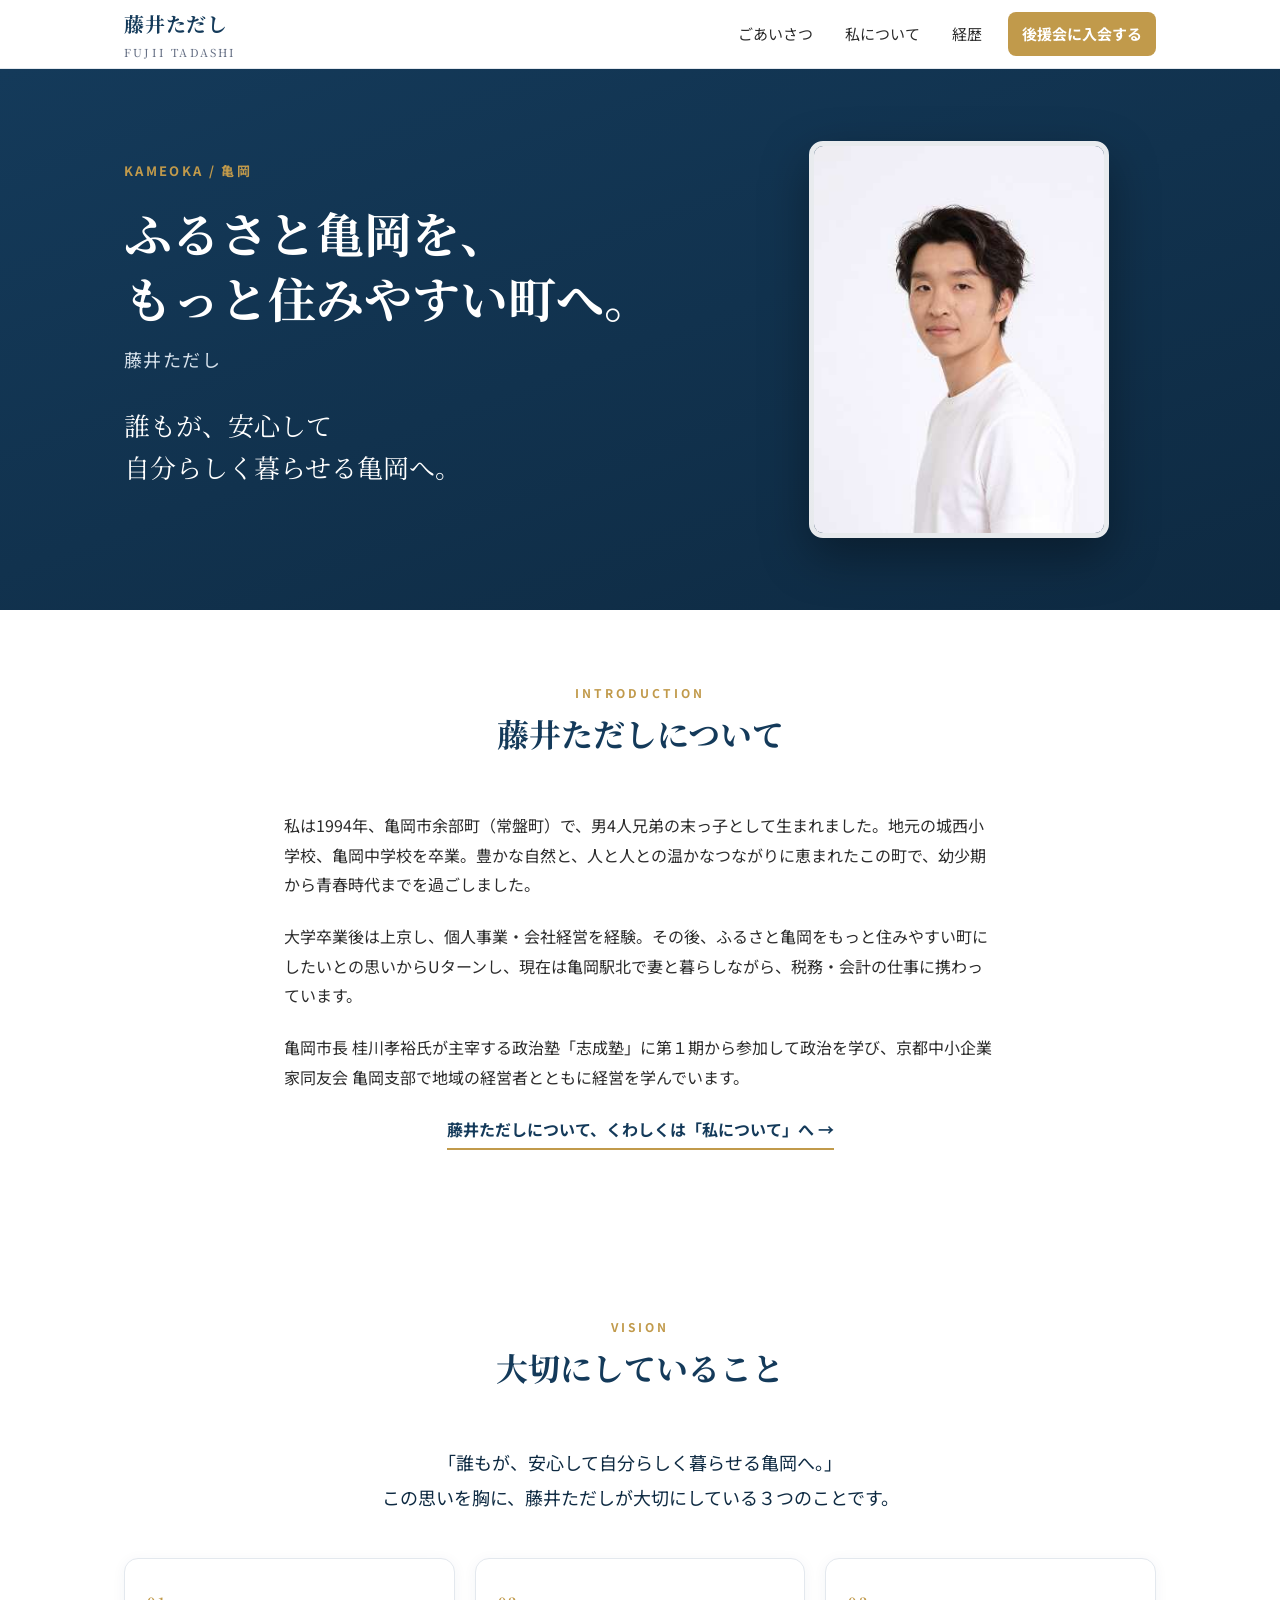
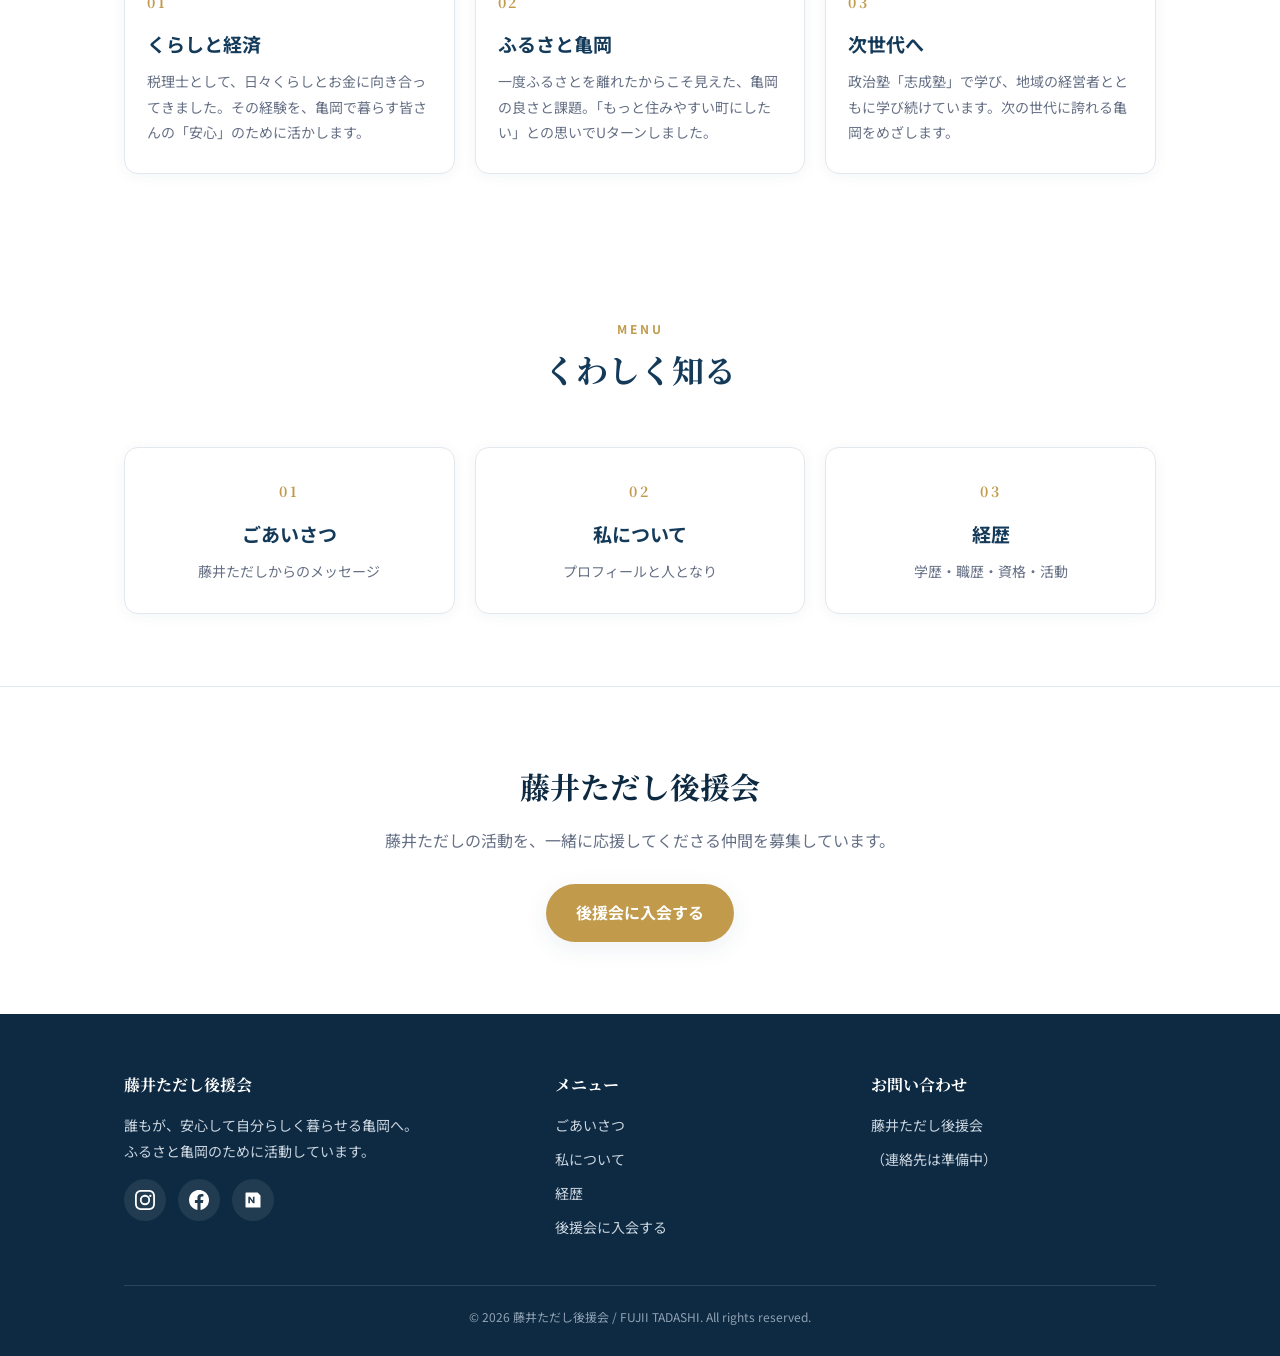
<file: index.html>
<!DOCTYPE html>
<html lang="ja">
<head>
<meta charset="UTF-8">
<meta name="viewport" content="width=device-width, initial-scale=1.0">
<title>藤井ただし公式サイト｜誰もが、安心して自分らしく暮らせる亀岡へ。</title>
<meta name="description" content="藤井ただし公式サイト。亀岡市余部町生まれ。税理士。「誰もが、安心して自分らしく暮らせる亀岡へ」を掲げ、ふるさと亀岡のために活動しています。">
<link rel="preconnect" href="https://fonts.googleapis.com">
<link rel="preconnect" href="https://fonts.gstatic.com" crossorigin>
<link href="https://fonts.googleapis.com/css2?family=Noto+Sans+JP:wght@400;500;700&family=Noto+Serif+JP:wght@600;700&display=swap" rel="stylesheet">
<link rel="stylesheet" href="assets/css/style.css?v=3">
</head>
<body>

<!-- ヘッダー -->
<header class="site-header">
  <div class="container nav">
    <a class="brand" href="index.html">藤井ただし<small>FUJII TADASHI</small></a>
    <button class="nav-toggle" aria-label="メニュー"><span></span><span></span><span></span></button>
    <ul class="nav-links">
      <li><a href="greeting.html">ごあいさつ</a></li>
      <li><a href="profile.html">私について</a></li>
      <li><a href="career.html">経歴</a></li>
      <li><a class="cta" href="support.html">後援会に入会する</a></li>
    </ul>
  </div>
</header>

<!-- ヒーロー -->
<section class="hero">
  <div class="container hero-inner">
    <div class="hero-copy">
      <p class="eyebrow">KAMEOKA / 亀岡</p>
      <h1>ふるさと亀岡を、<br>もっと住みやすい町へ。</h1>
      <p class="name">藤井ただし</p>
      <p class="catch">誰もが、安心して<br>自分らしく暮らせる亀岡へ。</p>
    </div>
    <div class="hero-portrait">
      <img src="assets/img/fujii-portrait.jpg" alt="藤井ただし">
    </div>
  </div>
</section>

<!-- 自己紹介 -->
<section class="section">
  <div class="container prose">
    <div class="section-head">
      <span class="en">Introduction</span>
      <p class="ja">藤井ただしについて</p>
    </div>
    <p>私は1994年、亀岡市余部町（常盤町）で、男4人兄弟の末っ子として生まれました。地元の城西小学校、亀岡中学校を卒業。豊かな自然と、人と人との温かなつながりに恵まれたこの町で、幼少期から青春時代までを過ごしました。</p>
    <p>大学卒業後は上京し、個人事業・会社経営を経験。その後、ふるさと亀岡をもっと住みやすい町にしたいとの思いからUターンし、現在は亀岡駅北で妻と暮らしながら、税務・会計の仕事に携わっています。</p>
    <p>亀岡市長 桂川孝裕氏が主宰する政治塾「志成塾」に第１期から参加して政治を学び、京都中小企業家同友会 亀岡支部で地域の経営者とともに経営を学んでいます。</p>
    <p class="more-link"><a href="profile.html">藤井ただしについて、くわしくは「私について」へ →</a></p>
  </div>
</section>

<!-- 想い -->
<section class="section">
  <div class="container">
    <div class="section-head">
      <span class="en">Vision</span>
      <p class="ja">大切にしていること</p>
    </div>
    <p class="vision-lead">「誰もが、安心して自分らしく暮らせる亀岡へ。」<br>この思いを胸に、藤井ただしが大切にしている３つのことです。</p>
    <div class="cards cols-3">
      <div class="card static">
        <span class="num">01</span>
        <h3>くらしと経済</h3>
        <p>税理士として、日々くらしとお金に向き合ってきました。その経験を、亀岡で暮らす皆さんの「安心」のために活かします。</p>
      </div>
      <div class="card static">
        <span class="num">02</span>
        <h3>ふるさと亀岡</h3>
        <p>一度ふるさとを離れたからこそ見えた、亀岡の良さと課題。「もっと住みやすい町にしたい」との思いでUターンしました。</p>
      </div>
      <div class="card static">
        <span class="num">03</span>
        <h3>次世代へ</h3>
        <p>政治塾「志成塾」で学び、地域の経営者とともに学び続けています。次の世代に誇れる亀岡をめざします。</p>
      </div>
    </div>
  </div>
</section>

<!-- 導線カード -->
<section class="section">
  <div class="container">
    <div class="section-head">
      <span class="en">Menu</span>
      <p class="ja">くわしく知る</p>
    </div>
    <div class="cards cols-3">
      <a class="card" href="greeting.html">
        <span class="num">01</span>
        <h3>ごあいさつ</h3>
        <p>藤井ただしからのメッセージ</p>
      </a>
      <a class="card" href="profile.html">
        <span class="num">02</span>
        <h3>私について</h3>
        <p>プロフィールと人となり</p>
      </a>
      <a class="card" href="career.html">
        <span class="num">03</span>
        <h3>経歴</h3>
        <p>学歴・職歴・資格・活動</p>
      </a>
    </div>
  </div>
</section>

<!-- 後援会 CTA -->
<section class="cta-band">
  <h2>藤井ただし後援会</h2>
  <p>藤井ただしの活動を、一緒に応援してくださる仲間を募集しています。</p>
  <a class="btn btn-gold" href="support.html">後援会に入会する</a>
</section>

<!-- フッター -->
<footer class="site-footer">
  <div class="container">
    <div class="footer-grid">
      <div>
        <h4>藤井ただし後援会</h4>
        <p>誰もが、安心して自分らしく暮らせる亀岡へ。<br>ふるさと亀岡のために活動しています。</p>
        <div class="socials">
          <!-- Instagram -->
          <a href="https://www.instagram.com/kameokafujii/" target="_blank" rel="noopener" aria-label="Instagram">
            <svg viewBox="0 0 24 24"><path d="M12 2.16c3.2 0 3.58.01 4.85.07 1.17.05 1.8.25 2.23.41.56.22.96.48 1.38.9.42.42.68.82.9 1.38.16.42.36 1.06.41 2.23.06 1.27.07 1.65.07 4.85s-.01 3.58-.07 4.85c-.05 1.17-.25 1.8-.41 2.23-.22.56-.48.96-.9 1.38-.42.42-.82.68-1.38.9-.42.16-1.06.36-2.23.41-1.27.06-1.65.07-4.85.07s-3.58-.01-4.85-.07c-1.17-.05-1.8-.25-2.23-.41a3.7 3.7 0 0 1-1.38-.9 3.7 3.7 0 0 1-.9-1.38c-.16-.42-.36-1.06-.41-2.23C2.17 15.58 2.16 15.2 2.16 12s.01-3.58.07-4.85c.05-1.17.25-1.8.41-2.23.22-.56.48-.96.9-1.38.42-.42.82-.68 1.38-.9.42-.16 1.06-.36 2.23-.41C8.42 2.17 8.8 2.16 12 2.16M12 0C8.74 0 8.33.01 7.05.07 5.78.13 4.9.33 4.14.63c-.79.3-1.46.72-2.12 1.38C1.36 2.67.94 3.34.63 4.14.33 4.9.13 5.78.07 7.05.01 8.33 0 8.74 0 12s.01 3.67.07 4.95c.06 1.27.26 2.15.56 2.91.3.8.72 1.47 1.38 2.13.66.66 1.33 1.08 2.12 1.38.76.3 1.64.5 2.91.56C8.33 23.99 8.74 24 12 24s3.67-.01 4.95-.07c1.27-.06 2.15-.26 2.91-.56.8-.3 1.47-.72 2.13-1.38.66-.66 1.08-1.33 1.38-2.13.3-.76.5-1.64.56-2.91.06-1.28.07-1.69.07-4.95s-.01-3.67-.07-4.95c-.06-1.27-.26-2.15-.56-2.91-.3-.8-.72-1.47-1.38-2.13A5.9 5.9 0 0 0 19.86.63C19.1.33 18.22.13 16.95.07 15.67.01 15.26 0 12 0Zm0 5.84A6.16 6.16 0 1 0 18.16 12 6.16 6.16 0 0 0 12 5.84Zm0 10.16A4 4 0 1 1 16 12a4 4 0 0 1-4 4Zm6.4-10.4a1.44 1.44 0 1 0 1.44 1.44 1.44 1.44 0 0 0-1.44-1.44Z"/></svg>
          </a>
          <!-- Facebook（準備中：URL確定後に href を差し替え） -->
          <a href="#" aria-label="Facebook（準備中）" title="準備中">
            <svg viewBox="0 0 24 24"><path d="M24 12.07C24 5.4 18.63 0 12 0S0 5.4 0 12.07C0 18.1 4.39 23.1 10.13 24v-8.44H7.08v-3.49h3.05V9.41c0-3.02 1.79-4.69 4.53-4.69 1.31 0 2.68.24 2.68.24v2.97h-1.51c-1.49 0-1.96.93-1.96 1.89v2.25h3.33l-.53 3.49h-2.8V24C19.61 23.1 24 18.1 24 12.07Z"/></svg>
          </a>
          <!-- note（準備中：URL確定後に href を差し替え） -->
          <a href="#" aria-label="note（準備中）" title="準備中">
            <svg viewBox="0 0 24 24"><path d="M4 3h13.5L21 6.5V21H4a1 1 0 0 1-1-1V4a1 1 0 0 1 1-1Zm2.4 5.2v7.6h1.9v-4.9l3.6 4.9h1.9V8.2h-1.9v4.8L8.4 8.2H6.4Z"/></svg>
          </a>
        </div>
      </div>
      <div>
        <h4>メニュー</h4>
        <ul>
          <li><a href="greeting.html">ごあいさつ</a></li>
          <li><a href="profile.html">私について</a></li>
          <li><a href="career.html">経歴</a></li>
          <li><a href="support.html">後援会に入会する</a></li>
        </ul>
      </div>
      <div>
        <h4>お問い合わせ</h4>
        <ul>
          <li>藤井ただし後援会</li>
          <li>（連絡先は準備中）</li>
        </ul>
      </div>
    </div>
    <div class="copyright">© 2026 藤井ただし後援会 / FUJII TADASHI. All rights reserved.</div>
  </div>
</footer>

<script src="assets/js/nav.js"></script>
</body>
</html>
</file>
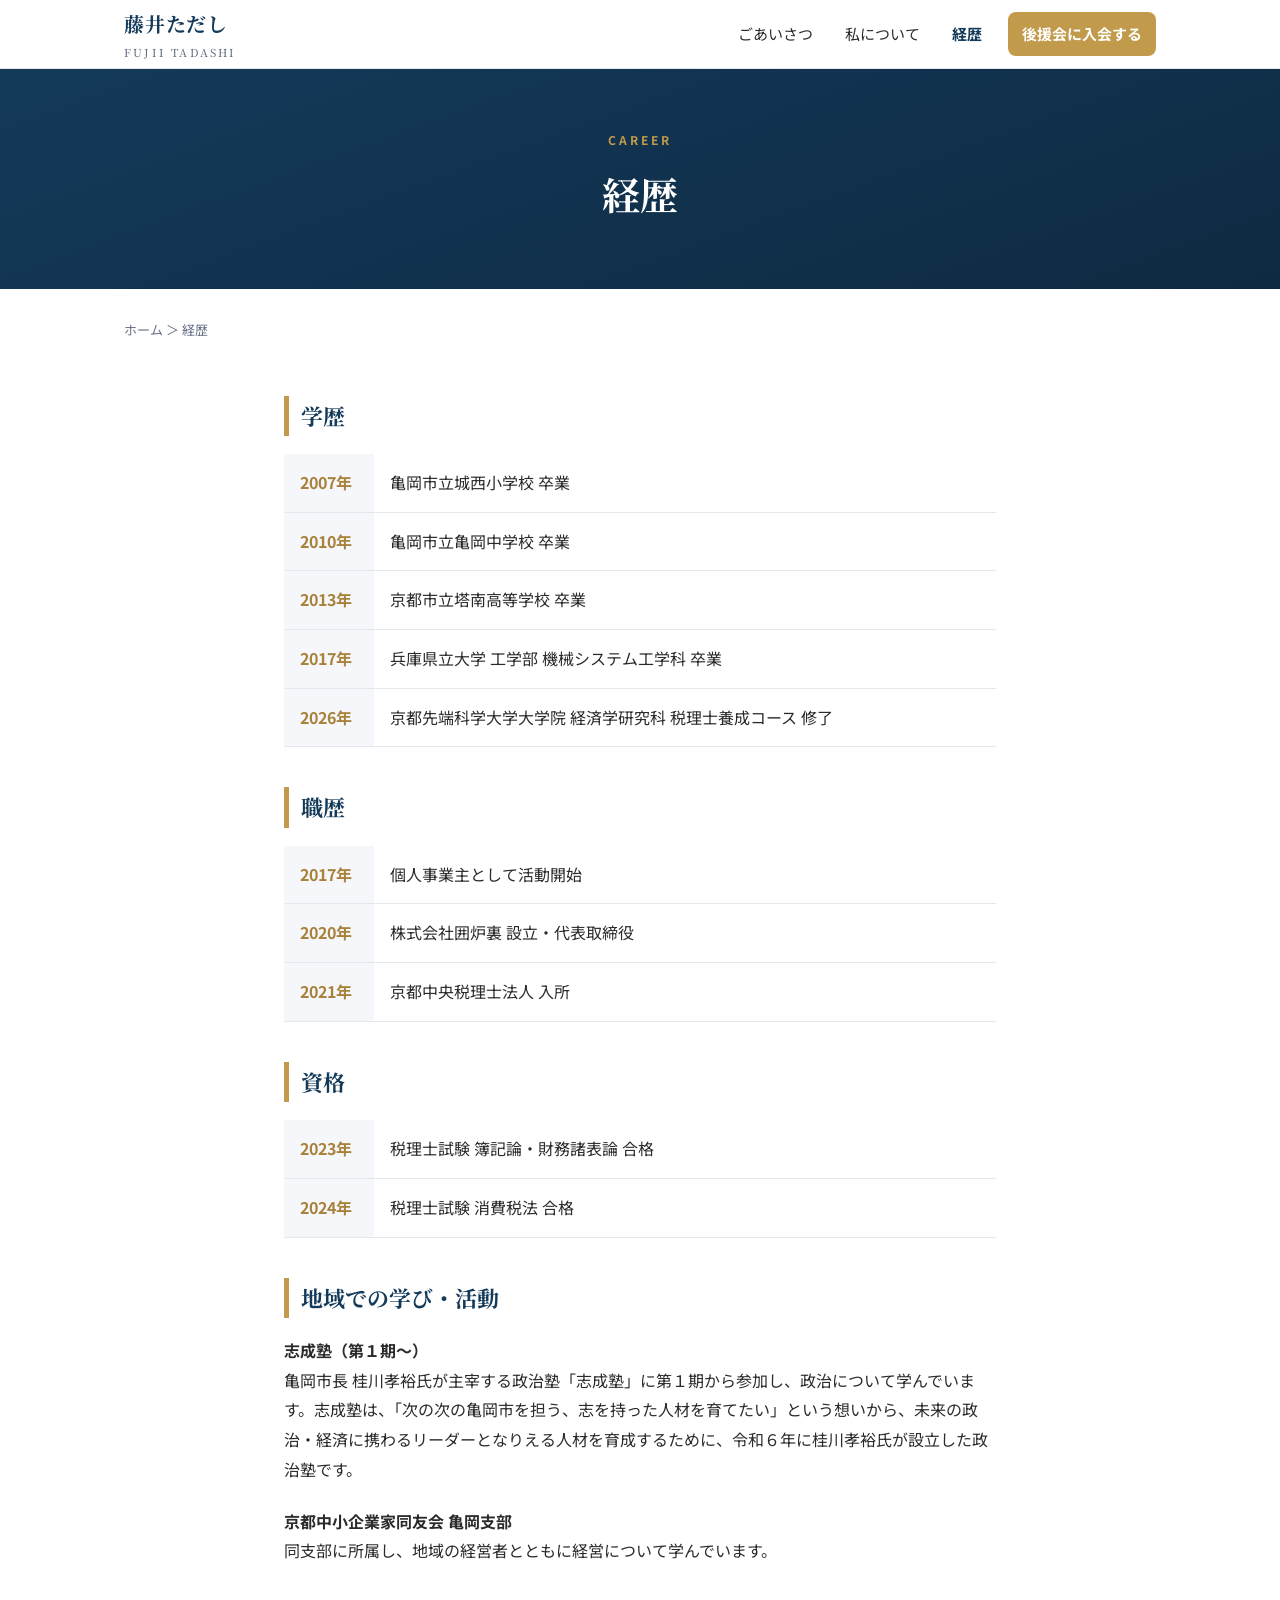
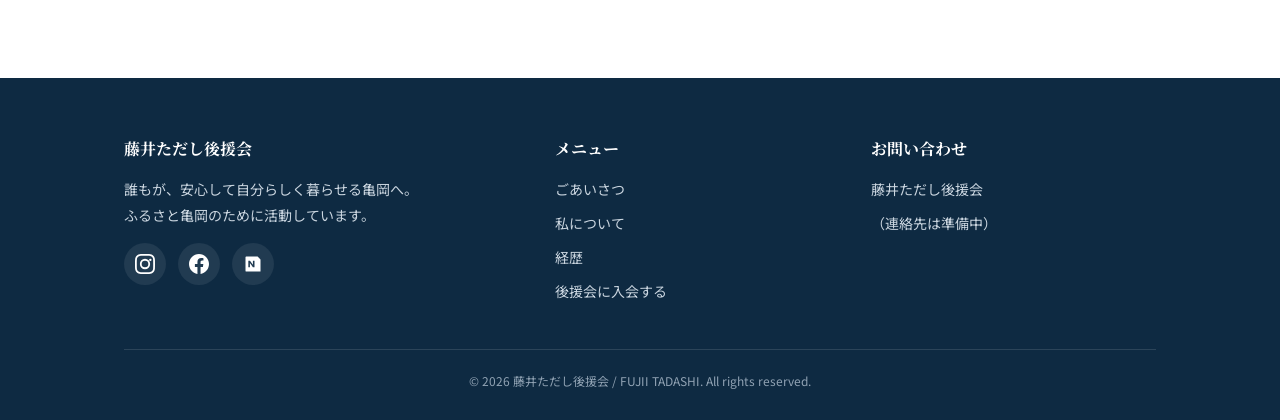
<file: career.html>
<!DOCTYPE html>
<html lang="ja">
<head>
<meta charset="UTF-8">
<meta name="viewport" content="width=device-width, initial-scale=1.0">
<title>経歴｜藤井ただし公式サイト</title>
<meta name="description" content="藤井ただしの経歴。学歴・職歴・資格・地域での学びと活動をご紹介します。">
<link rel="preconnect" href="https://fonts.googleapis.com">
<link rel="preconnect" href="https://fonts.gstatic.com" crossorigin>
<link href="https://fonts.googleapis.com/css2?family=Noto+Sans+JP:wght@400;500;700&family=Noto+Serif+JP:wght@600;700&display=swap" rel="stylesheet">
<link rel="stylesheet" href="assets/css/style.css?v=3">
</head>
<body>

<header class="site-header">
  <div class="container nav">
    <a class="brand" href="index.html">藤井ただし<small>FUJII TADASHI</small></a>
    <button class="nav-toggle" aria-label="メニュー"><span></span><span></span><span></span></button>
    <ul class="nav-links">
      <li><a href="greeting.html">ごあいさつ</a></li>
      <li><a href="profile.html">私について</a></li>
      <li><a class="current" href="career.html">経歴</a></li>
      <li><a class="cta" href="support.html">後援会に入会する</a></li>
    </ul>
  </div>
</header>

<section class="page-hero">
  <span class="en">Career</span>
  <h1>経歴</h1>
</section>

<div class="container">
  <p class="breadcrumb"><a href="index.html">ホーム</a> ＞ 経歴</p>
</div>

<section class="section" style="padding-top:24px;">
  <div class="container prose">

    <div class="block">
      <h2>学歴</h2>
      <table class="data-table timeline">
        <tr><th>2007年</th><td>亀岡市立城西小学校 卒業</td></tr>
        <tr><th>2010年</th><td>亀岡市立亀岡中学校 卒業</td></tr>
        <tr><th>2013年</th><td>京都市立塔南高等学校 卒業</td></tr>
        <tr><th>2017年</th><td>兵庫県立大学 工学部 機械システム工学科 卒業</td></tr>
        <tr><th>2026年</th><td>京都先端科学大学大学院 経済学研究科 税理士養成コース 修了</td></tr>
      </table>
    </div>

    <div class="block">
      <h2>職歴</h2>
      <table class="data-table timeline">
        <tr><th>2017年</th><td>個人事業主として活動開始</td></tr>
        <tr><th>2020年</th><td>株式会社囲炉裏 設立・代表取締役</td></tr>
        <tr><th>2021年</th><td>京都中央税理士法人 入所</td></tr>
      </table>
    </div>

    <div class="block">
      <h2>資格</h2>
      <table class="data-table timeline">
        <tr><th>2023年</th><td>税理士試験 簿記論・財務諸表論 合格</td></tr>
        <tr><th>2024年</th><td>税理士試験 消費税法 合格</td></tr>
      </table>
    </div>

    <div class="block">
      <h2>地域での学び・活動</h2>
      <p><strong>志成塾（第１期〜）</strong><br>
      亀岡市長 桂川孝裕氏が主宰する政治塾「志成塾」に第１期から参加し、政治について学んでいます。志成塾は、「次の次の亀岡市を担う、志を持った人材を育てたい」という想いから、未来の政治・経済に携わるリーダーとなりえる人材を育成するために、令和６年に桂川孝裕氏が設立した政治塾です。</p>
      <p><strong>京都中小企業家同友会 亀岡支部</strong><br>
      同支部に所属し、地域の経営者とともに経営について学んでいます。</p>
    </div>
  </div>
</section>

<footer class="site-footer">
  <div class="container">
    <div class="footer-grid">
      <div>
        <h4>藤井ただし後援会</h4>
        <p>誰もが、安心して自分らしく暮らせる亀岡へ。<br>ふるさと亀岡のために活動しています。</p>
        <div class="socials">
          <a href="https://www.instagram.com/kameokafujii/" target="_blank" rel="noopener" aria-label="Instagram">
            <svg viewBox="0 0 24 24"><path d="M12 2.16c3.2 0 3.58.01 4.85.07 1.17.05 1.8.25 2.23.41.56.22.96.48 1.38.9.42.42.68.82.9 1.38.16.42.36 1.06.41 2.23.06 1.27.07 1.65.07 4.85s-.01 3.58-.07 4.85c-.05 1.17-.25 1.8-.41 2.23-.22.56-.48.96-.9 1.38-.42.42-.82.68-1.38.9-.42.16-1.06.36-2.23.41-1.27.06-1.65.07-4.85.07s-3.58-.01-4.85-.07c-1.17-.05-1.8-.25-2.23-.41a3.7 3.7 0 0 1-1.38-.9 3.7 3.7 0 0 1-.9-1.38c-.16-.42-.36-1.06-.41-2.23C2.17 15.58 2.16 15.2 2.16 12s.01-3.58.07-4.85c.05-1.17.25-1.8.41-2.23.22-.56.48-.96.9-1.38.42-.42.82-.68 1.38-.9.42-.16 1.06-.36 2.23-.41C8.42 2.17 8.8 2.16 12 2.16M12 0C8.74 0 8.33.01 7.05.07 5.78.13 4.9.33 4.14.63c-.79.3-1.46.72-2.12 1.38C1.36 2.67.94 3.34.63 4.14.33 4.9.13 5.78.07 7.05.01 8.33 0 8.74 0 12s.01 3.67.07 4.95c.06 1.27.26 2.15.56 2.91.3.8.72 1.47 1.38 2.13.66.66 1.33 1.08 2.12 1.38.76.3 1.64.5 2.91.56C8.33 23.99 8.74 24 12 24s3.67-.01 4.95-.07c1.27-.06 2.15-.26 2.91-.56.8-.3 1.47-.72 2.13-1.38.66-.66 1.08-1.33 1.38-2.13.3-.76.5-1.64.56-2.91.06-1.28.07-1.69.07-4.95s-.01-3.67-.07-4.95c-.06-1.27-.26-2.15-.56-2.91-.3-.8-.72-1.47-1.38-2.13A5.9 5.9 0 0 0 19.86.63C19.1.33 18.22.13 16.95.07 15.67.01 15.26 0 12 0Zm0 5.84A6.16 6.16 0 1 0 18.16 12 6.16 6.16 0 0 0 12 5.84Zm0 10.16A4 4 0 1 1 16 12a4 4 0 0 1-4 4Zm6.4-10.4a1.44 1.44 0 1 0 1.44 1.44 1.44 1.44 0 0 0-1.44-1.44Z"/></svg>
          </a>
          <a href="#" aria-label="Facebook（準備中）" title="準備中">
            <svg viewBox="0 0 24 24"><path d="M24 12.07C24 5.4 18.63 0 12 0S0 5.4 0 12.07C0 18.1 4.39 23.1 10.13 24v-8.44H7.08v-3.49h3.05V9.41c0-3.02 1.79-4.69 4.53-4.69 1.31 0 2.68.24 2.68.24v2.97h-1.51c-1.49 0-1.96.93-1.96 1.89v2.25h3.33l-.53 3.49h-2.8V24C19.61 23.1 24 18.1 24 12.07Z"/></svg>
          </a>
          <a href="#" aria-label="note（準備中）" title="準備中">
            <svg viewBox="0 0 24 24"><path d="M4 3h13.5L21 6.5V21H4a1 1 0 0 1-1-1V4a1 1 0 0 1 1-1Zm2.4 5.2v7.6h1.9v-4.9l3.6 4.9h1.9V8.2h-1.9v4.8L8.4 8.2H6.4Z"/></svg>
          </a>
        </div>
      </div>
      <div>
        <h4>メニュー</h4>
        <ul>
          <li><a href="greeting.html">ごあいさつ</a></li>
          <li><a href="profile.html">私について</a></li>
          <li><a href="career.html">経歴</a></li>
          <li><a href="support.html">後援会に入会する</a></li>
        </ul>
      </div>
      <div>
        <h4>お問い合わせ</h4>
        <ul>
          <li>藤井ただし後援会</li>
          <li>（連絡先は準備中）</li>
        </ul>
      </div>
    </div>
    <div class="copyright">© 2026 藤井ただし後援会 / FUJII TADASHI. All rights reserved.</div>
  </div>
</footer>

<script src="assets/js/nav.js"></script>
</body>
</html>
</file>
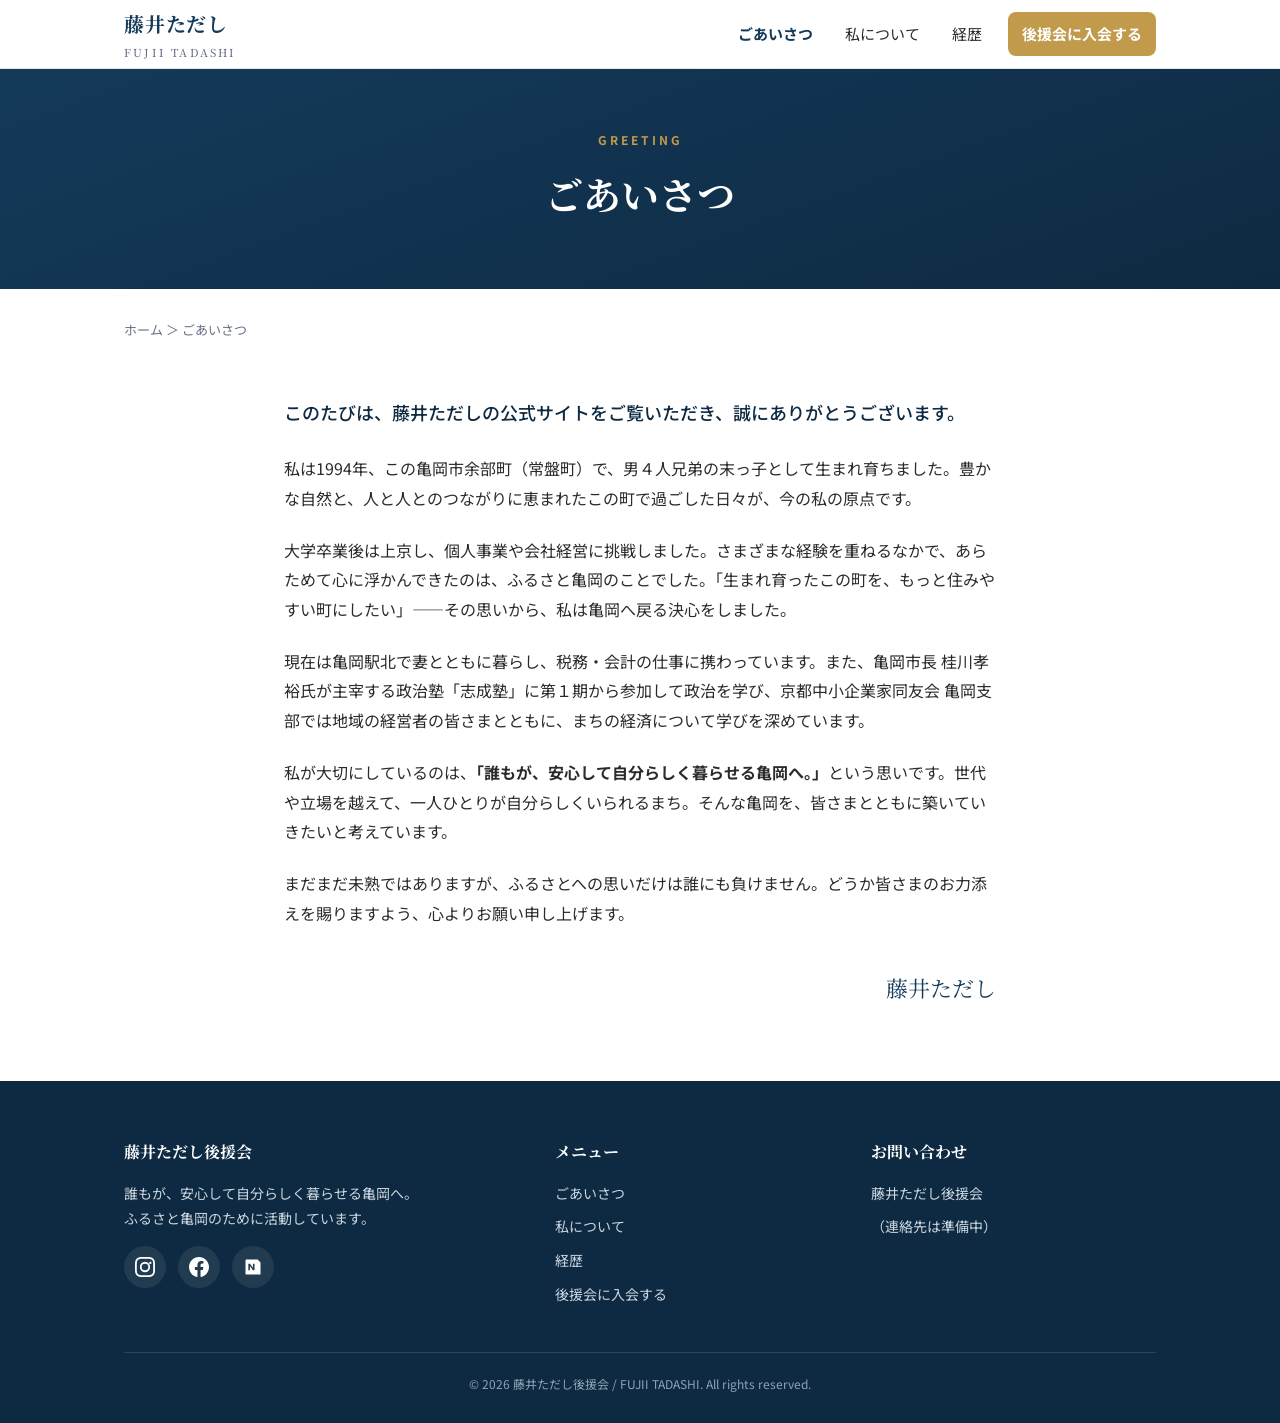
<file: greeting.html>
<!DOCTYPE html>
<html lang="ja">
<head>
<meta charset="UTF-8">
<meta name="viewport" content="width=device-width, initial-scale=1.0">
<title>ごあいさつ｜藤井ただし公式サイト</title>
<meta name="description" content="藤井ただしからのごあいさつ。ふるさと亀岡への思いをお伝えします。">
<link rel="preconnect" href="https://fonts.googleapis.com">
<link rel="preconnect" href="https://fonts.gstatic.com" crossorigin>
<link href="https://fonts.googleapis.com/css2?family=Noto+Sans+JP:wght@400;500;700&family=Noto+Serif+JP:wght@600;700&display=swap" rel="stylesheet">
<link rel="stylesheet" href="assets/css/style.css?v=3">
</head>
<body>

<header class="site-header">
  <div class="container nav">
    <a class="brand" href="index.html">藤井ただし<small>FUJII TADASHI</small></a>
    <button class="nav-toggle" aria-label="メニュー"><span></span><span></span><span></span></button>
    <ul class="nav-links">
      <li><a class="current" href="greeting.html">ごあいさつ</a></li>
      <li><a href="profile.html">私について</a></li>
      <li><a href="career.html">経歴</a></li>
      <li><a class="cta" href="support.html">後援会に入会する</a></li>
    </ul>
  </div>
</header>

<section class="page-hero">
  <span class="en">Greeting</span>
  <h1>ごあいさつ</h1>
</section>

<div class="container">
  <p class="breadcrumb"><a href="index.html">ホーム</a> ＞ ごあいさつ</p>
</div>

<section class="section" style="padding-top:24px;">
  <div class="container prose">

    <p class="lead">このたびは、藤井ただしの公式サイトをご覧いただき、誠にありがとうございます。</p>

    <p>私は1994年、この亀岡市余部町（常盤町）で、男４人兄弟の末っ子として生まれ育ちました。豊かな自然と、人と人とのつながりに恵まれたこの町で過ごした日々が、今の私の原点です。</p>

    <p>大学卒業後は上京し、個人事業や会社経営に挑戦しました。さまざまな経験を重ねるなかで、あらためて心に浮かんできたのは、ふるさと亀岡のことでした。「生まれ育ったこの町を、もっと住みやすい町にしたい」——その思いから、私は亀岡へ戻る決心をしました。</p>

    <p>現在は亀岡駅北で妻とともに暮らし、税務・会計の仕事に携わっています。また、亀岡市長 桂川孝裕氏が主宰する政治塾「志成塾」に第１期から参加して政治を学び、京都中小企業家同友会 亀岡支部では地域の経営者の皆さまとともに、まちの経済について学びを深めています。</p>

    <p>私が大切にしているのは、<strong>「誰もが、安心して自分らしく暮らせる亀岡へ。」</strong>という思いです。世代や立場を越えて、一人ひとりが自分らしくいられるまち。そんな亀岡を、皆さまとともに築いていきたいと考えています。</p>

    <p>まだまだ未熟ではありますが、ふるさとへの思いだけは誰にも負けません。どうか皆さまのお力添えを賜りますよう、心よりお願い申し上げます。</p>

    <div class="signature">
      <span class="who">藤井ただし</span>
    </div>
  </div>
</section>

<footer class="site-footer">
  <div class="container">
    <div class="footer-grid">
      <div>
        <h4>藤井ただし後援会</h4>
        <p>誰もが、安心して自分らしく暮らせる亀岡へ。<br>ふるさと亀岡のために活動しています。</p>
        <div class="socials">
          <a href="https://www.instagram.com/kameokafujii/" target="_blank" rel="noopener" aria-label="Instagram">
            <svg viewBox="0 0 24 24"><path d="M12 2.16c3.2 0 3.58.01 4.85.07 1.17.05 1.8.25 2.23.41.56.22.96.48 1.38.9.42.42.68.82.9 1.38.16.42.36 1.06.41 2.23.06 1.27.07 1.65.07 4.85s-.01 3.58-.07 4.85c-.05 1.17-.25 1.8-.41 2.23-.22.56-.48.96-.9 1.38-.42.42-.82.68-1.38.9-.42.16-1.06.36-2.23.41-1.27.06-1.65.07-4.85.07s-3.58-.01-4.85-.07c-1.17-.05-1.8-.25-2.23-.41a3.7 3.7 0 0 1-1.38-.9 3.7 3.7 0 0 1-.9-1.38c-.16-.42-.36-1.06-.41-2.23C2.17 15.58 2.16 15.2 2.16 12s.01-3.58.07-4.85c.05-1.17.25-1.8.41-2.23.22-.56.48-.96.9-1.38.42-.42.82-.68 1.38-.9.42-.16 1.06-.36 2.23-.41C8.42 2.17 8.8 2.16 12 2.16M12 0C8.74 0 8.33.01 7.05.07 5.78.13 4.9.33 4.14.63c-.79.3-1.46.72-2.12 1.38C1.36 2.67.94 3.34.63 4.14.33 4.9.13 5.78.07 7.05.01 8.33 0 8.74 0 12s.01 3.67.07 4.95c.06 1.27.26 2.15.56 2.91.3.8.72 1.47 1.38 2.13.66.66 1.33 1.08 2.12 1.38.76.3 1.64.5 2.91.56C8.33 23.99 8.74 24 12 24s3.67-.01 4.95-.07c1.27-.06 2.15-.26 2.91-.56.8-.3 1.47-.72 2.13-1.38.66-.66 1.08-1.33 1.38-2.13.3-.76.5-1.64.56-2.91.06-1.28.07-1.69.07-4.95s-.01-3.67-.07-4.95c-.06-1.27-.26-2.15-.56-2.91-.3-.8-.72-1.47-1.38-2.13A5.9 5.9 0 0 0 19.86.63C19.1.33 18.22.13 16.95.07 15.67.01 15.26 0 12 0Zm0 5.84A6.16 6.16 0 1 0 18.16 12 6.16 6.16 0 0 0 12 5.84Zm0 10.16A4 4 0 1 1 16 12a4 4 0 0 1-4 4Zm6.4-10.4a1.44 1.44 0 1 0 1.44 1.44 1.44 1.44 0 0 0-1.44-1.44Z"/></svg>
          </a>
          <a href="#" aria-label="Facebook（準備中）" title="準備中">
            <svg viewBox="0 0 24 24"><path d="M24 12.07C24 5.4 18.63 0 12 0S0 5.4 0 12.07C0 18.1 4.39 23.1 10.13 24v-8.44H7.08v-3.49h3.05V9.41c0-3.02 1.79-4.69 4.53-4.69 1.31 0 2.68.24 2.68.24v2.97h-1.51c-1.49 0-1.96.93-1.96 1.89v2.25h3.33l-.53 3.49h-2.8V24C19.61 23.1 24 18.1 24 12.07Z"/></svg>
          </a>
          <a href="#" aria-label="note（準備中）" title="準備中">
            <svg viewBox="0 0 24 24"><path d="M4 3h13.5L21 6.5V21H4a1 1 0 0 1-1-1V4a1 1 0 0 1 1-1Zm2.4 5.2v7.6h1.9v-4.9l3.6 4.9h1.9V8.2h-1.9v4.8L8.4 8.2H6.4Z"/></svg>
          </a>
        </div>
      </div>
      <div>
        <h4>メニュー</h4>
        <ul>
          <li><a href="greeting.html">ごあいさつ</a></li>
          <li><a href="profile.html">私について</a></li>
          <li><a href="career.html">経歴</a></li>
          <li><a href="support.html">後援会に入会する</a></li>
        </ul>
      </div>
      <div>
        <h4>お問い合わせ</h4>
        <ul>
          <li>藤井ただし後援会</li>
          <li>（連絡先は準備中）</li>
        </ul>
      </div>
    </div>
    <div class="copyright">© 2026 藤井ただし後援会 / FUJII TADASHI. All rights reserved.</div>
  </div>
</footer>

<script src="assets/js/nav.js"></script>
</body>
</html>
</file>
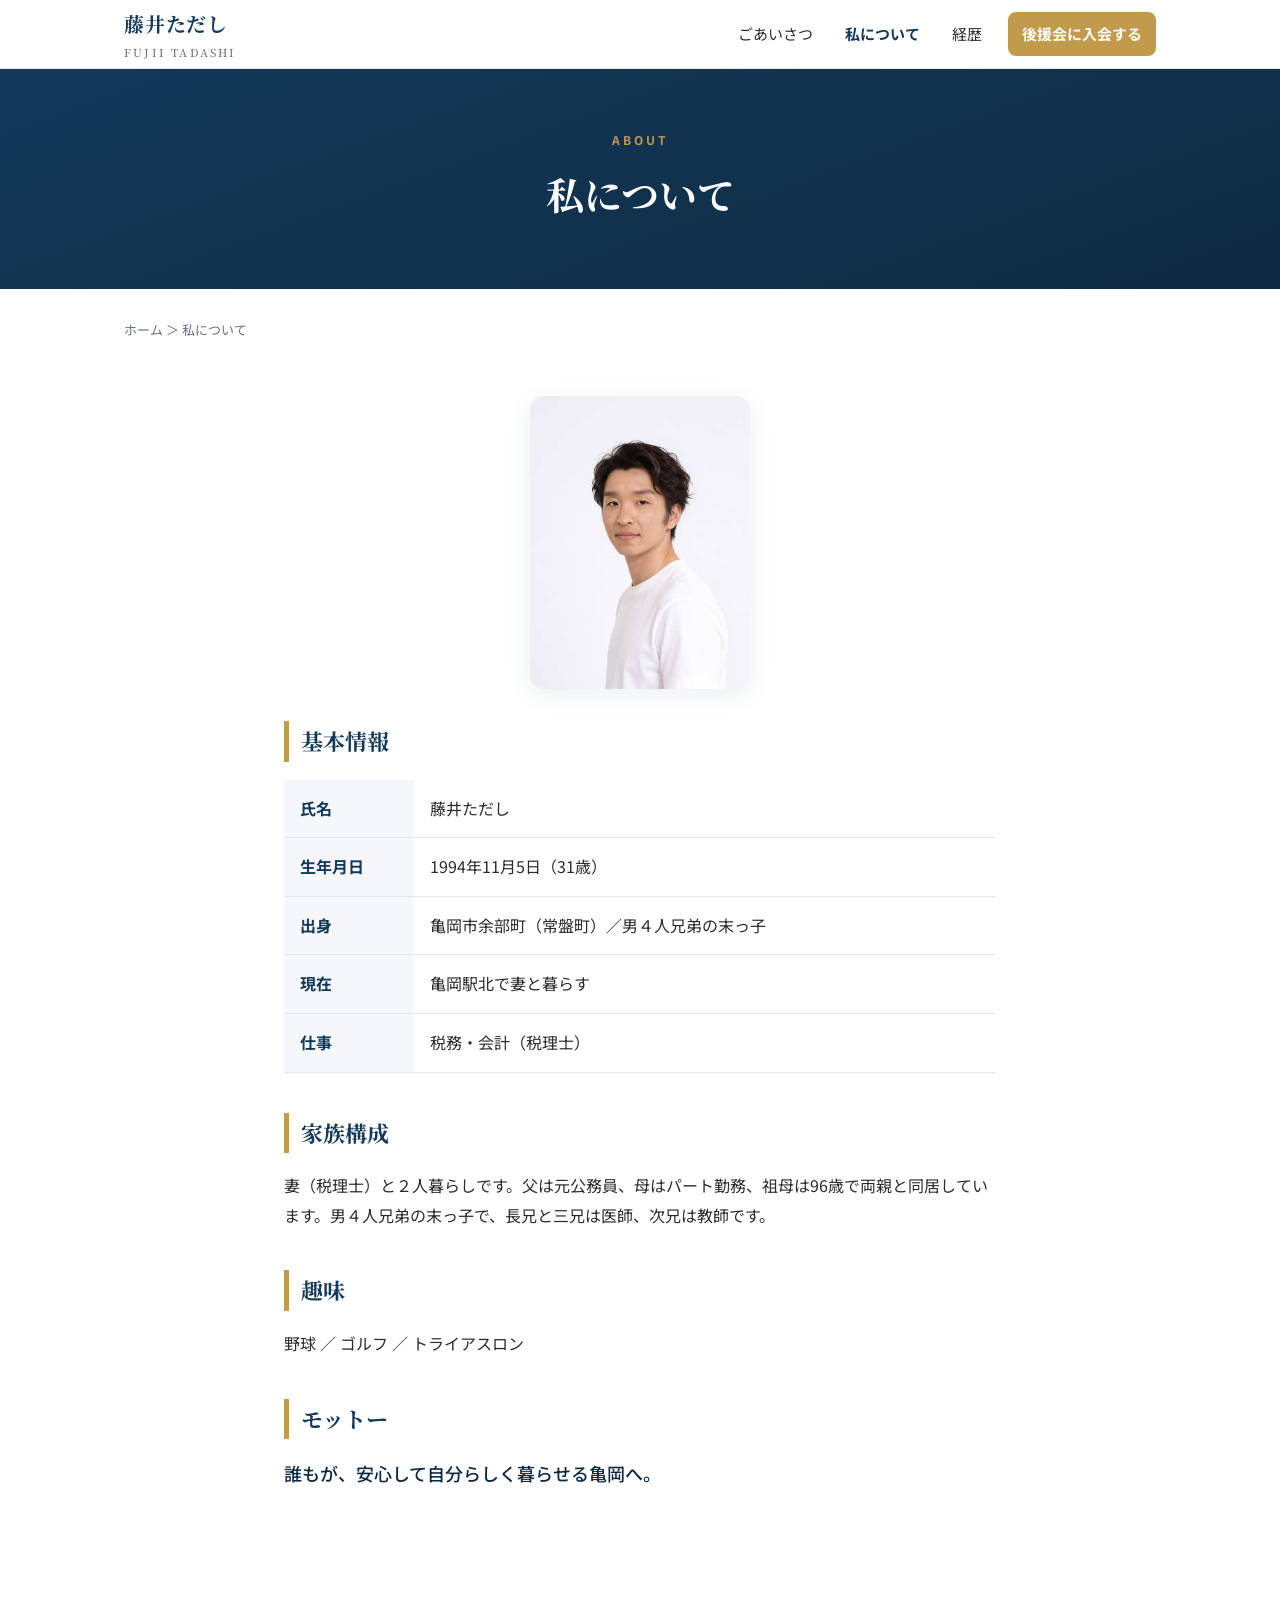
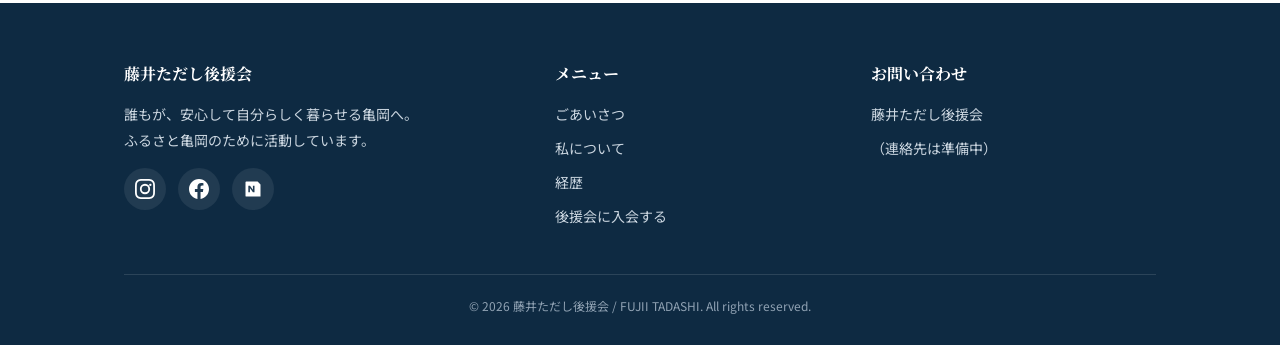
<file: profile.html>
<!DOCTYPE html>
<html lang="ja">
<head>
<meta charset="UTF-8">
<meta name="viewport" content="width=device-width, initial-scale=1.0">
<title>私について｜藤井ただし公式サイト</title>
<meta name="description" content="藤井ただしの私について。生年月日・出身・趣味・モットーなど、人となりをご紹介します。">
<link rel="preconnect" href="https://fonts.googleapis.com">
<link rel="preconnect" href="https://fonts.gstatic.com" crossorigin>
<link href="https://fonts.googleapis.com/css2?family=Noto+Sans+JP:wght@400;500;700&family=Noto+Serif+JP:wght@600;700&display=swap" rel="stylesheet">
<link rel="stylesheet" href="assets/css/style.css?v=3">
</head>
<body>

<header class="site-header">
  <div class="container nav">
    <a class="brand" href="index.html">藤井ただし<small>FUJII TADASHI</small></a>
    <button class="nav-toggle" aria-label="メニュー"><span></span><span></span><span></span></button>
    <ul class="nav-links">
      <li><a href="greeting.html">ごあいさつ</a></li>
      <li><a class="current" href="profile.html">私について</a></li>
      <li><a href="career.html">経歴</a></li>
      <li><a class="cta" href="support.html">後援会に入会する</a></li>
    </ul>
  </div>
</header>

<section class="page-hero">
  <span class="en">About</span>
  <h1>私について</h1>
</section>

<div class="container">
  <p class="breadcrumb"><a href="index.html">ホーム</a> ＞ 私について</p>
</div>

<section class="section" style="padding-top:24px;">
  <div class="container prose">

    <div style="text-align:center; margin-bottom:32px;">
      <img src="assets/img/fujii-portrait.jpg" alt="藤井ただし" style="width:220px; border-radius:14px; margin:0 auto; box-shadow:var(--shadow);">
    </div>

    <div class="block">
      <h2>基本情報</h2>
      <table class="data-table">
        <tr><th>氏名</th><td>藤井ただし</td></tr>
        <tr><th>生年月日</th><td>1994年11月5日（31歳）</td></tr>
        <tr><th>出身</th><td>亀岡市余部町（常盤町）／男４人兄弟の末っ子</td></tr>
        <tr><th>現在</th><td>亀岡駅北で妻と暮らす</td></tr>
        <tr><th>仕事</th><td>税務・会計（税理士）</td></tr>
      </table>
    </div>

    <div class="block">
      <h2>家族構成</h2>
      <p>妻（税理士）と２人暮らしです。父は元公務員、母はパート勤務、祖母は96歳で両親と同居しています。男４人兄弟の末っ子で、長兄と三兄は医師、次兄は教師です。</p>
    </div>

    <div class="block">
      <h2>趣味</h2>
      <p>野球 ／ ゴルフ ／ トライアスロン</p>
    </div>

    <div class="block">
      <h2>モットー</h2>
      <p class="lead">誰もが、安心して自分らしく暮らせる亀岡へ。</p>
    </div>
  </div>
</section>

<footer class="site-footer">
  <div class="container">
    <div class="footer-grid">
      <div>
        <h4>藤井ただし後援会</h4>
        <p>誰もが、安心して自分らしく暮らせる亀岡へ。<br>ふるさと亀岡のために活動しています。</p>
        <div class="socials">
          <a href="https://www.instagram.com/kameokafujii/" target="_blank" rel="noopener" aria-label="Instagram">
            <svg viewBox="0 0 24 24"><path d="M12 2.16c3.2 0 3.58.01 4.85.07 1.17.05 1.8.25 2.23.41.56.22.96.48 1.38.9.42.42.68.82.9 1.38.16.42.36 1.06.41 2.23.06 1.27.07 1.65.07 4.85s-.01 3.58-.07 4.85c-.05 1.17-.25 1.8-.41 2.23-.22.56-.48.96-.9 1.38-.42.42-.82.68-1.38.9-.42.16-1.06.36-2.23.41-1.27.06-1.65.07-4.85.07s-3.58-.01-4.85-.07c-1.17-.05-1.8-.25-2.23-.41a3.7 3.7 0 0 1-1.38-.9 3.7 3.7 0 0 1-.9-1.38c-.16-.42-.36-1.06-.41-2.23C2.17 15.58 2.16 15.2 2.16 12s.01-3.58.07-4.85c.05-1.17.25-1.8.41-2.23.22-.56.48-.96.9-1.38.42-.42.82-.68 1.38-.9.42-.16 1.06-.36 2.23-.41C8.42 2.17 8.8 2.16 12 2.16M12 0C8.74 0 8.33.01 7.05.07 5.78.13 4.9.33 4.14.63c-.79.3-1.46.72-2.12 1.38C1.36 2.67.94 3.34.63 4.14.33 4.9.13 5.78.07 7.05.01 8.33 0 8.74 0 12s.01 3.67.07 4.95c.06 1.27.26 2.15.56 2.91.3.8.72 1.47 1.38 2.13.66.66 1.33 1.08 2.12 1.38.76.3 1.64.5 2.91.56C8.33 23.99 8.74 24 12 24s3.67-.01 4.95-.07c1.27-.06 2.15-.26 2.91-.56.8-.3 1.47-.72 2.13-1.38.66-.66 1.08-1.33 1.38-2.13.3-.76.5-1.64.56-2.91.06-1.28.07-1.69.07-4.95s-.01-3.67-.07-4.95c-.06-1.27-.26-2.15-.56-2.91-.3-.8-.72-1.47-1.38-2.13A5.9 5.9 0 0 0 19.86.63C19.1.33 18.22.13 16.95.07 15.67.01 15.26 0 12 0Zm0 5.84A6.16 6.16 0 1 0 18.16 12 6.16 6.16 0 0 0 12 5.84Zm0 10.16A4 4 0 1 1 16 12a4 4 0 0 1-4 4Zm6.4-10.4a1.44 1.44 0 1 0 1.44 1.44 1.44 1.44 0 0 0-1.44-1.44Z"/></svg>
          </a>
          <a href="#" aria-label="Facebook（準備中）" title="準備中">
            <svg viewBox="0 0 24 24"><path d="M24 12.07C24 5.4 18.63 0 12 0S0 5.4 0 12.07C0 18.1 4.39 23.1 10.13 24v-8.44H7.08v-3.49h3.05V9.41c0-3.02 1.79-4.69 4.53-4.69 1.31 0 2.68.24 2.68.24v2.97h-1.51c-1.49 0-1.96.93-1.96 1.89v2.25h3.33l-.53 3.49h-2.8V24C19.61 23.1 24 18.1 24 12.07Z"/></svg>
          </a>
          <a href="#" aria-label="note（準備中）" title="準備中">
            <svg viewBox="0 0 24 24"><path d="M4 3h13.5L21 6.5V21H4a1 1 0 0 1-1-1V4a1 1 0 0 1 1-1Zm2.4 5.2v7.6h1.9v-4.9l3.6 4.9h1.9V8.2h-1.9v4.8L8.4 8.2H6.4Z"/></svg>
          </a>
        </div>
      </div>
      <div>
        <h4>メニュー</h4>
        <ul>
          <li><a href="greeting.html">ごあいさつ</a></li>
          <li><a href="profile.html">私について</a></li>
          <li><a href="career.html">経歴</a></li>
          <li><a href="support.html">後援会に入会する</a></li>
        </ul>
      </div>
      <div>
        <h4>お問い合わせ</h4>
        <ul>
          <li>藤井ただし後援会</li>
          <li>（連絡先は準備中）</li>
        </ul>
      </div>
    </div>
    <div class="copyright">© 2026 藤井ただし後援会 / FUJII TADASHI. All rights reserved.</div>
  </div>
</footer>

<script src="assets/js/nav.js"></script>
</body>
</html>
</file>
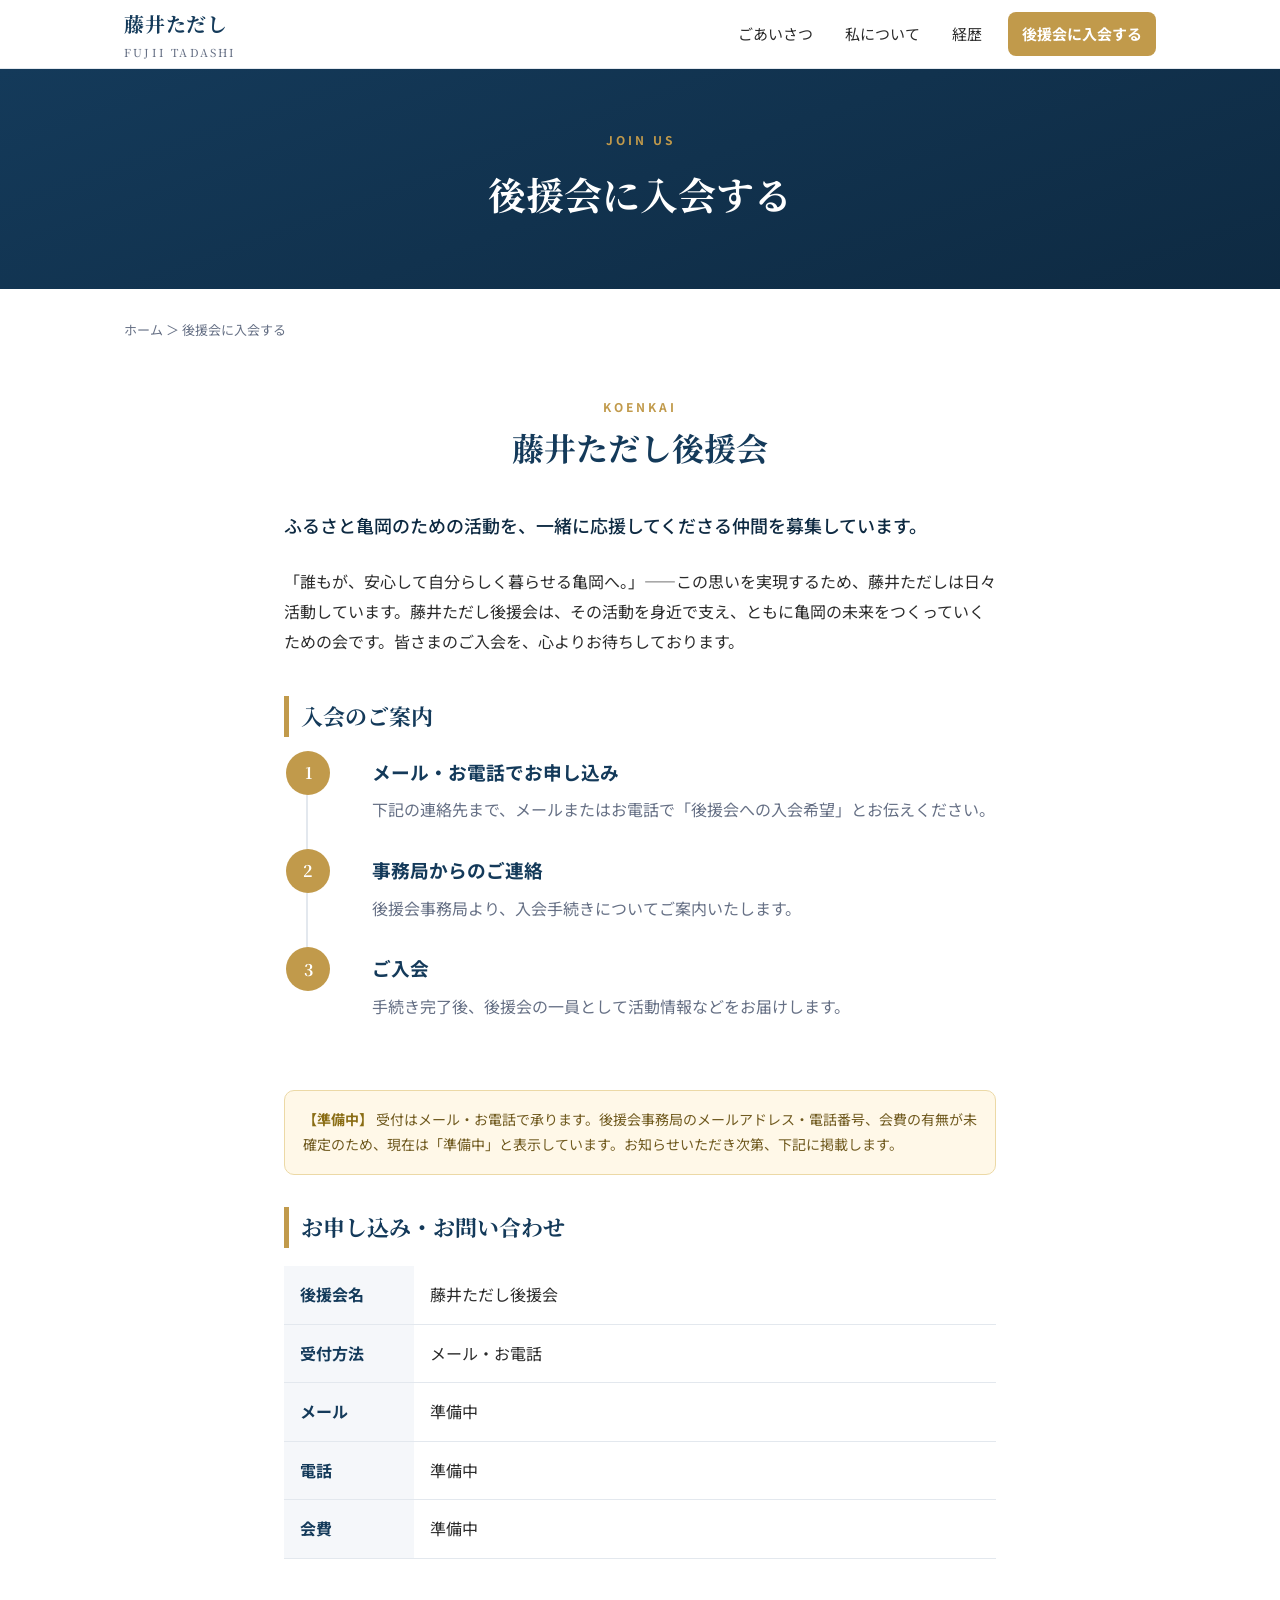
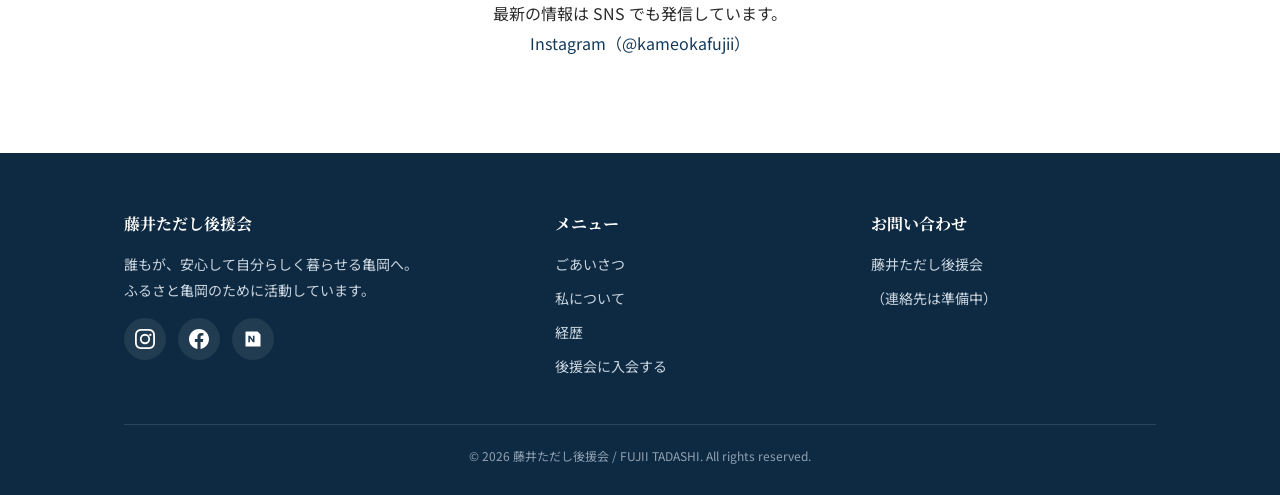
<file: support.html>
<!DOCTYPE html>
<html lang="ja">
<head>
<meta charset="UTF-8">
<meta name="viewport" content="width=device-width, initial-scale=1.0">
<title>後援会に入会する｜藤井ただし公式サイト</title>
<meta name="description" content="藤井ただし後援会への入会のご案内。ふるさと亀岡のための活動を、一緒に応援してくださる仲間を募集しています。">
<link rel="preconnect" href="https://fonts.googleapis.com">
<link rel="preconnect" href="https://fonts.gstatic.com" crossorigin>
<link href="https://fonts.googleapis.com/css2?family=Noto+Sans+JP:wght@400;500;700&family=Noto+Serif+JP:wght@600;700&display=swap" rel="stylesheet">
<link rel="stylesheet" href="assets/css/style.css?v=3">
</head>
<body>

<header class="site-header">
  <div class="container nav">
    <a class="brand" href="index.html">藤井ただし<small>FUJII TADASHI</small></a>
    <button class="nav-toggle" aria-label="メニュー"><span></span><span></span><span></span></button>
    <ul class="nav-links">
      <li><a href="greeting.html">ごあいさつ</a></li>
      <li><a href="profile.html">私について</a></li>
      <li><a href="career.html">経歴</a></li>
      <li><a class="cta current" href="support.html">後援会に入会する</a></li>
    </ul>
  </div>
</header>

<section class="page-hero">
  <span class="en">Join Us</span>
  <h1>後援会に入会する</h1>
</section>

<div class="container">
  <p class="breadcrumb"><a href="index.html">ホーム</a> ＞ 後援会に入会する</p>
</div>

<section class="section" style="padding-top:24px;">
  <div class="container prose">

    <div class="section-head" style="margin-bottom:32px;">
      <span class="en">Koenkai</span>
      <p class="ja">藤井ただし後援会</p>
    </div>

    <p class="lead">ふるさと亀岡のための活動を、一緒に応援してくださる仲間を募集しています。</p>

    <p>「誰もが、安心して自分らしく暮らせる亀岡へ。」——この思いを実現するため、藤井ただしは日々活動しています。藤井ただし後援会は、その活動を身近で支え、ともに亀岡の未来をつくっていくための会です。皆さまのご入会を、心よりお待ちしております。</p>

    <div class="block" style="margin-top:40px;">
      <h2>入会のご案内</h2>
      <ol class="steps">
        <li>
          <h3>メール・お電話でお申し込み</h3>
          <p>下記の連絡先まで、メールまたはお電話で「後援会への入会希望」とお伝えください。</p>
        </li>
        <li>
          <h3>事務局からのご連絡</h3>
          <p>後援会事務局より、入会手続きについてご案内いたします。</p>
        </li>
        <li>
          <h3>ご入会</h3>
          <p>手続き完了後、後援会の一員として活動情報などをお届けします。</p>
        </li>
      </ol>
    </div>

    <div class="note">
      <strong>【準備中】</strong> 受付はメール・お電話で承ります。後援会事務局のメールアドレス・電話番号、会費の有無が未確定のため、現在は「準備中」と表示しています。お知らせいただき次第、下記に掲載します。
    </div>

    <div class="block" style="margin-top:32px;">
      <h2>お申し込み・お問い合わせ</h2>
      <table class="data-table">
        <tr><th>後援会名</th><td>藤井ただし後援会</td></tr>
        <tr><th>受付方法</th><td>メール・お電話</td></tr>
        <tr><th>メール</th><td>準備中</td></tr>
        <tr><th>電話</th><td>準備中</td></tr>
        <tr><th>会費</th><td>準備中</td></tr>
      </table>
    </div>

    <p style="text-align:center; margin-top:32px;">
      最新の情報は SNS でも発信しています。<br>
      <a href="https://www.instagram.com/kameokafujii/" target="_blank" rel="noopener">Instagram（@kameokafujii）</a>
    </p>
  </div>
</section>

<footer class="site-footer">
  <div class="container">
    <div class="footer-grid">
      <div>
        <h4>藤井ただし後援会</h4>
        <p>誰もが、安心して自分らしく暮らせる亀岡へ。<br>ふるさと亀岡のために活動しています。</p>
        <div class="socials">
          <a href="https://www.instagram.com/kameokafujii/" target="_blank" rel="noopener" aria-label="Instagram">
            <svg viewBox="0 0 24 24"><path d="M12 2.16c3.2 0 3.58.01 4.85.07 1.17.05 1.8.25 2.23.41.56.22.96.48 1.38.9.42.42.68.82.9 1.38.16.42.36 1.06.41 2.23.06 1.27.07 1.65.07 4.85s-.01 3.58-.07 4.85c-.05 1.17-.25 1.8-.41 2.23-.22.56-.48.96-.9 1.38-.42.42-.82.68-1.38.9-.42.16-1.06.36-2.23.41-1.27.06-1.65.07-4.85.07s-3.58-.01-4.85-.07c-1.17-.05-1.8-.25-2.23-.41a3.7 3.7 0 0 1-1.38-.9 3.7 3.7 0 0 1-.9-1.38c-.16-.42-.36-1.06-.41-2.23C2.17 15.58 2.16 15.2 2.16 12s.01-3.58.07-4.85c.05-1.17.25-1.8.41-2.23.22-.56.48-.96.9-1.38.42-.42.82-.68 1.38-.9.42-.16 1.06-.36 2.23-.41C8.42 2.17 8.8 2.16 12 2.16M12 0C8.74 0 8.33.01 7.05.07 5.78.13 4.9.33 4.14.63c-.79.3-1.46.72-2.12 1.38C1.36 2.67.94 3.34.63 4.14.33 4.9.13 5.78.07 7.05.01 8.33 0 8.74 0 12s.01 3.67.07 4.95c.06 1.27.26 2.15.56 2.91.3.8.72 1.47 1.38 2.13.66.66 1.33 1.08 2.12 1.38.76.3 1.64.5 2.91.56C8.33 23.99 8.74 24 12 24s3.67-.01 4.95-.07c1.27-.06 2.15-.26 2.91-.56.8-.3 1.47-.72 2.13-1.38.66-.66 1.08-1.33 1.38-2.13.3-.76.5-1.64.56-2.91.06-1.28.07-1.69.07-4.95s-.01-3.67-.07-4.95c-.06-1.27-.26-2.15-.56-2.91-.3-.8-.72-1.47-1.38-2.13A5.9 5.9 0 0 0 19.86.63C19.1.33 18.22.13 16.95.07 15.67.01 15.26 0 12 0Zm0 5.84A6.16 6.16 0 1 0 18.16 12 6.16 6.16 0 0 0 12 5.84Zm0 10.16A4 4 0 1 1 16 12a4 4 0 0 1-4 4Zm6.4-10.4a1.44 1.44 0 1 0 1.44 1.44 1.44 1.44 0 0 0-1.44-1.44Z"/></svg>
          </a>
          <a href="#" aria-label="Facebook（準備中）" title="準備中">
            <svg viewBox="0 0 24 24"><path d="M24 12.07C24 5.4 18.63 0 12 0S0 5.4 0 12.07C0 18.1 4.39 23.1 10.13 24v-8.44H7.08v-3.49h3.05V9.41c0-3.02 1.79-4.69 4.53-4.69 1.31 0 2.68.24 2.68.24v2.97h-1.51c-1.49 0-1.96.93-1.96 1.89v2.25h3.33l-.53 3.49h-2.8V24C19.61 23.1 24 18.1 24 12.07Z"/></svg>
          </a>
          <a href="#" aria-label="note（準備中）" title="準備中">
            <svg viewBox="0 0 24 24"><path d="M4 3h13.5L21 6.5V21H4a1 1 0 0 1-1-1V4a1 1 0 0 1 1-1Zm2.4 5.2v7.6h1.9v-4.9l3.6 4.9h1.9V8.2h-1.9v4.8L8.4 8.2H6.4Z"/></svg>
          </a>
        </div>
      </div>
      <div>
        <h4>メニュー</h4>
        <ul>
          <li><a href="greeting.html">ごあいさつ</a></li>
          <li><a href="profile.html">私について</a></li>
          <li><a href="career.html">経歴</a></li>
          <li><a href="support.html">後援会に入会する</a></li>
        </ul>
      </div>
      <div>
        <h4>お問い合わせ</h4>
        <ul>
          <li>藤井ただし後援会</li>
          <li>（連絡先は準備中）</li>
        </ul>
      </div>
    </div>
    <div class="copyright">© 2026 藤井ただし後援会 / FUJII TADASHI. All rights reserved.</div>
  </div>
</footer>

<script src="assets/js/nav.js"></script>
</body>
</html>
</file>
<file: assets/css/style.css>
/* =========================================================
   藤井ただし 公式サイト  共通スタイル
   カラー: 深い藍(信頼) + 金(品位) + 余白の白基調
   ========================================================= */

:root {
  --navy:        #143a5a;
  --navy-dark:   #0e2a42;
  --navy-light:  #24567f;
  --gold:        #c19a4b;
  --gold-dark:   #a8823a;
  --ink:         #2b2b2b;
  --muted:       #667085;
  --line:        #e3e8ee;
  --bg:          #ffffff;
  --bg-alt:      #f5f7fa;
  --radius:      14px;
  --shadow:      0 6px 24px rgba(20, 58, 90, 0.08);
  --maxw:        1080px;
}

* { box-sizing: border-box; }

html { scroll-behavior: smooth; }

body {
  margin: 0;
  color: var(--ink);
  background: var(--bg);
  font-family: "Noto Sans JP", -apple-system, BlinkMacSystemFont, "Hiragino Kaku Gothic ProN", "Yu Gothic", Meiryo, sans-serif;
  line-height: 1.85;
  font-size: 16px;
  -webkit-font-smoothing: antialiased;
}

img { max-width: 100%; display: block; }

a { color: var(--navy); text-decoration: none; }
a:hover { text-decoration: underline; }

.container {
  width: 100%;
  max-width: var(--maxw);
  margin: 0 auto;
  padding: 0 24px;
}

/* ---------- ヘッダー / ナビ ---------- */
.site-header {
  position: sticky;
  top: 0;
  z-index: 50;
  background: rgba(255, 255, 255, 0.94);
  backdrop-filter: saturate(180%) blur(8px);
  border-bottom: 1px solid var(--line);
}
.nav {
  display: flex;
  align-items: center;
  justify-content: space-between;
  height: 68px;
}
.brand {
  font-family: "Noto Serif JP", serif;
  font-weight: 700;
  font-size: 20px;
  color: var(--navy);
  letter-spacing: 0.04em;
}
.brand:hover { text-decoration: none; }
.brand small { display: block; font-size: 11px; color: var(--muted); font-weight: 500; letter-spacing: 0.2em; }

.nav-links {
  display: flex;
  align-items: center;
  gap: 4px;
  list-style: none;
  margin: 0;
  padding: 0;
}
.nav-links a {
  display: block;
  padding: 8px 14px;
  color: var(--ink);
  font-size: 15px;
  border-radius: 8px;
  transition: background .2s, color .2s;
}
.nav-links a:hover { background: var(--bg-alt); text-decoration: none; }
.nav-links a.current { color: var(--navy); font-weight: 700; }
.nav-links a.cta {
  background: var(--gold);
  color: #fff;
  font-weight: 700;
  margin-left: 8px;
}
.nav-links a.cta:hover { background: var(--gold-dark); }

.nav-toggle {
  display: none;
  background: none;
  border: 0;
  cursor: pointer;
  width: 44px; height: 44px;
  padding: 10px;
}
.nav-toggle span {
  display: block; height: 2px; background: var(--navy);
  margin: 5px 0; transition: .3s;
}

/* ---------- ヒーロー ---------- */
.hero {
  background: linear-gradient(160deg, var(--navy) 0%, var(--navy-dark) 100%);
  color: #fff;
  position: relative;
  overflow: hidden;
}
.hero-inner {
  display: grid;
  grid-template-columns: 1.2fr 0.8fr;
  gap: 48px;
  align-items: center;
  padding: 72px 24px;
}
.hero-copy .eyebrow {
  color: var(--gold);
  font-weight: 700;
  letter-spacing: 0.18em;
  font-size: 13px;
  margin: 0 0 18px;
}
.hero-copy h1 {
  font-family: "Noto Serif JP", serif;
  font-size: clamp(30px, 5vw, 48px);
  line-height: 1.35;
  margin: 0 0 12px;
  font-weight: 700;
}
.hero-copy .name {
  font-size: 18px;
  color: #d7e2ec;
  margin: 0 0 28px;
  letter-spacing: 0.08em;
}
.hero-copy .catch {
  font-family: "Noto Serif JP", serif;
  font-size: clamp(20px, 3vw, 26px);
  line-height: 1.6;
  margin: 0 0 32px;
}
.hero-portrait {
  justify-self: center;
}
.hero-portrait img {
  width: 300px;
  max-width: 100%;
  border-radius: var(--radius);
  box-shadow: 0 18px 48px rgba(0, 0, 0, 0.35);
  border: 5px solid rgba(255,255,255,0.9);
}

/* ---------- ボタン ---------- */
.btn {
  display: inline-block;
  padding: 14px 30px;
  border-radius: 999px;
  font-weight: 700;
  font-size: 16px;
  transition: transform .15s, box-shadow .2s, background .2s;
}
.btn:hover { text-decoration: none; transform: translateY(-2px); }
.btn-gold { background: var(--gold); color: #fff; box-shadow: var(--shadow); }
.btn-gold:hover { background: var(--gold-dark); }
.btn-outline { border: 2px solid #fff; color: #fff; }
.btn-outline:hover { background: rgba(255,255,255,0.12); }
.btn-navy { background: var(--navy); color: #fff; }
.btn-navy:hover { background: var(--navy-dark); }

/* ---------- 汎用セクション ---------- */
.section { padding: 72px 0; }
.section.alt { background: var(--bg-alt); }
.section-head { text-align: center; margin-bottom: 48px; }
.section-head .ja {
  font-family: "Noto Serif JP", serif;
  font-size: clamp(24px, 4vw, 32px);
  color: var(--navy);
  margin: 0 0 6px;
  font-weight: 700;
}
.section-head .en {
  display: block;
  color: var(--gold);
  letter-spacing: 0.25em;
  font-size: 12px;
  font-weight: 700;
  text-transform: uppercase;
}

/* ---------- ページ見出し（サブページ共通） ---------- */
.page-hero {
  background: linear-gradient(160deg, var(--navy) 0%, var(--navy-dark) 100%);
  color: #fff;
  padding: 60px 0;
  text-align: center;
}
.page-hero .en {
  color: var(--gold); letter-spacing: 0.25em; font-size: 12px; font-weight: 700;
  text-transform: uppercase; display: block; margin-bottom: 8px;
}
.page-hero h1 {
  font-family: "Noto Serif JP", serif;
  font-size: clamp(26px, 4vw, 38px);
  margin: 0; font-weight: 700;
}
.breadcrumb {
  font-size: 13px; color: var(--muted); padding: 16px 0;
}
.breadcrumb a { color: var(--muted); }

/* ---------- 導線カード ---------- */
.cards {
  display: grid;
  grid-template-columns: repeat(4, 1fr);
  gap: 20px;
}
.card {
  background: #fff;
  border: 1px solid var(--line);
  border-radius: var(--radius);
  padding: 28px 22px;
  text-align: center;
  box-shadow: 0 2px 14px rgba(20, 58, 90, 0.05);
  transition: transform .2s, box-shadow .2s, border-color .2s;
}
.card:hover { transform: translateY(-4px); box-shadow: var(--shadow); border-color: var(--gold); text-decoration: none; }
.card .num {
  font-family: "Noto Serif JP", serif;
  color: var(--gold); font-size: 14px; letter-spacing: 0.2em; font-weight: 700;
}
.card h3 { margin: 10px 0 8px; color: var(--navy); font-size: 19px; }
.card p { margin: 0; color: var(--muted); font-size: 14px; }
.cards.cols-3 { grid-template-columns: repeat(3, 1fr); }
.card.static { cursor: default; text-align: left; }
.card.static p { line-height: 1.8; }
.vision-lead { text-align: center; max-width: 720px; margin: 0 auto 44px; font-size: 18px; line-height: 1.9; color: var(--navy-dark); }
.more-link { text-align: center; margin-top: 34px; }
.more-link a {
  display: inline-block; font-weight: 700; color: var(--navy);
  border-bottom: 2px solid var(--gold); padding-bottom: 3px; transition: color .2s;
}
.more-link a:hover { text-decoration: none; color: var(--gold-dark); }

/* ---------- 本文プロース ---------- */
.prose { max-width: 760px; margin: 0 auto; }
.prose p { margin: 0 0 1.4em; }
.prose h2 {
  font-family: "Noto Serif JP", serif;
  color: var(--navy);
  font-size: 24px;
  margin: 2em 0 0.8em;
  padding-left: 14px;
  border-left: 5px solid var(--gold);
}
.prose .lead { font-size: 18px; color: var(--navy-dark); font-weight: 500; }
.signature { text-align: right; margin-top: 2.5em; font-family: "Noto Serif JP", serif; }
.signature .role { color: var(--muted); font-size: 14px; }
.signature .who { font-size: 22px; color: var(--navy); }

/* ---------- データテーブル ---------- */
.data-table {
  width: 100%;
  border-collapse: collapse;
  margin: 0 0 12px;
}
.data-table th, .data-table td {
  text-align: left;
  padding: 14px 16px;
  border-bottom: 1px solid var(--line);
  vertical-align: top;
}
.data-table th {
  width: 130px;
  color: var(--navy);
  font-weight: 700;
  white-space: nowrap;
  background: var(--bg-alt);
}
.timeline th { white-space: nowrap; width: 90px; color: var(--gold-dark); }

.block { margin-bottom: 40px; }
.block h2 {
  font-family: "Noto Serif JP", serif;
  color: var(--navy); font-size: 22px;
  margin: 0 0 18px; padding-left: 12px; border-left: 5px solid var(--gold);
}

.note {
  background: #fff8e8;
  border: 1px solid #ecd9a6;
  border-radius: 10px;
  padding: 16px 18px;
  font-size: 14px;
  color: #705a1f;
  margin: 20px 0;
}
.note strong { color: #8a6d14; }

.pill {
  display: inline-block; background: var(--bg-alt); border: 1px solid var(--line);
  border-radius: 999px; padding: 6px 16px; margin: 0 8px 8px 0; font-size: 14px;
}

/* ---------- 後援会 CTA 帯（白地：上下の区切りを罫線で明確に） ---------- */
.cta-band {
  background: #fff;
  color: var(--ink); text-align: center; padding: 72px 24px;
  border-top: 1px solid var(--line);
}
.cta-band h2 { font-family: "Noto Serif JP", serif; font-size: clamp(22px,3.5vw,30px); margin: 0 0 12px; color: var(--navy-dark); }
.cta-band p { color: var(--muted); margin: 0 0 28px; }

/* ---------- 後援会 手順 ---------- */
.steps { counter-reset: step; max-width: 720px; margin: 0 auto; padding: 0; list-style: none; }
.steps li {
  position: relative; padding: 0 0 28px 64px; border-left: 2px solid var(--line);
  margin-left: 22px;
}
.steps li:last-child { border-left-color: transparent; }
.steps li::before {
  counter-increment: step; content: counter(step);
  position: absolute; left: -22px; top: -4px;
  width: 44px; height: 44px; border-radius: 50%;
  background: var(--gold); color: #fff; font-weight: 700;
  display: flex; align-items: center; justify-content: center;
  font-family: "Noto Serif JP", serif;
}
.steps li h3 { margin: 0 0 6px; color: var(--navy); }
.steps li p { margin: 0; color: var(--muted); }

/* ---------- フッター ---------- */
.site-footer {
  background: var(--navy-dark);
  color: #cbd6e0;
  padding: 56px 0 28px;
  font-size: 14px;
}
.footer-grid {
  display: grid;
  grid-template-columns: 1.4fr 1fr 1fr;
  gap: 32px;
  margin-bottom: 36px;
}
.footer-grid h4 { color: #fff; font-size: 16px; margin: 0 0 14px; font-family: "Noto Serif JP", serif; }
.footer-grid a { color: #cbd6e0; }
.footer-grid a:hover { color: #fff; }
.footer-grid ul { list-style: none; margin: 0; padding: 0; }
.footer-grid li { margin-bottom: 8px; }
.socials { display: flex; gap: 12px; margin-top: 4px; }
.socials a {
  width: 42px; height: 42px; border-radius: 50%;
  background: rgba(255,255,255,0.08); display: flex; align-items: center; justify-content: center;
  transition: background .2s;
}
.socials a:hover { background: var(--gold); }
.socials svg { width: 20px; height: 20px; fill: #fff; }
.copyright {
  border-top: 1px solid rgba(255,255,255,0.12);
  padding-top: 20px; text-align: center; color: #90a2b3; font-size: 12px;
}

/* ---------- レスポンシブ ---------- */
@media (max-width: 860px) {
  .hero-inner { grid-template-columns: 1fr; text-align: center; padding: 56px 24px; }
  .hero-portrait { order: -1; }
  .hero-portrait img { width: 220px; }
  .cards { grid-template-columns: repeat(2, 1fr); }
  .cards.cols-3 { grid-template-columns: 1fr; }
  .footer-grid { grid-template-columns: 1fr; }

  .nav-toggle { display: block; }
  .nav-links {
    position: absolute; top: 68px; left: 0; right: 0;
    flex-direction: column; align-items: stretch;
    background: #fff; border-bottom: 1px solid var(--line);
    padding: 12px 16px; gap: 2px;
    display: none;
  }
  .nav-links.open { display: flex; }
  .nav-links a { padding: 12px 14px; }
  .nav-links a.cta { margin: 8px 0 0; text-align: center; }
}
@media (max-width: 480px) {
  .cards { grid-template-columns: 1fr; }
  .data-table th { width: 104px; }
}
</file>
